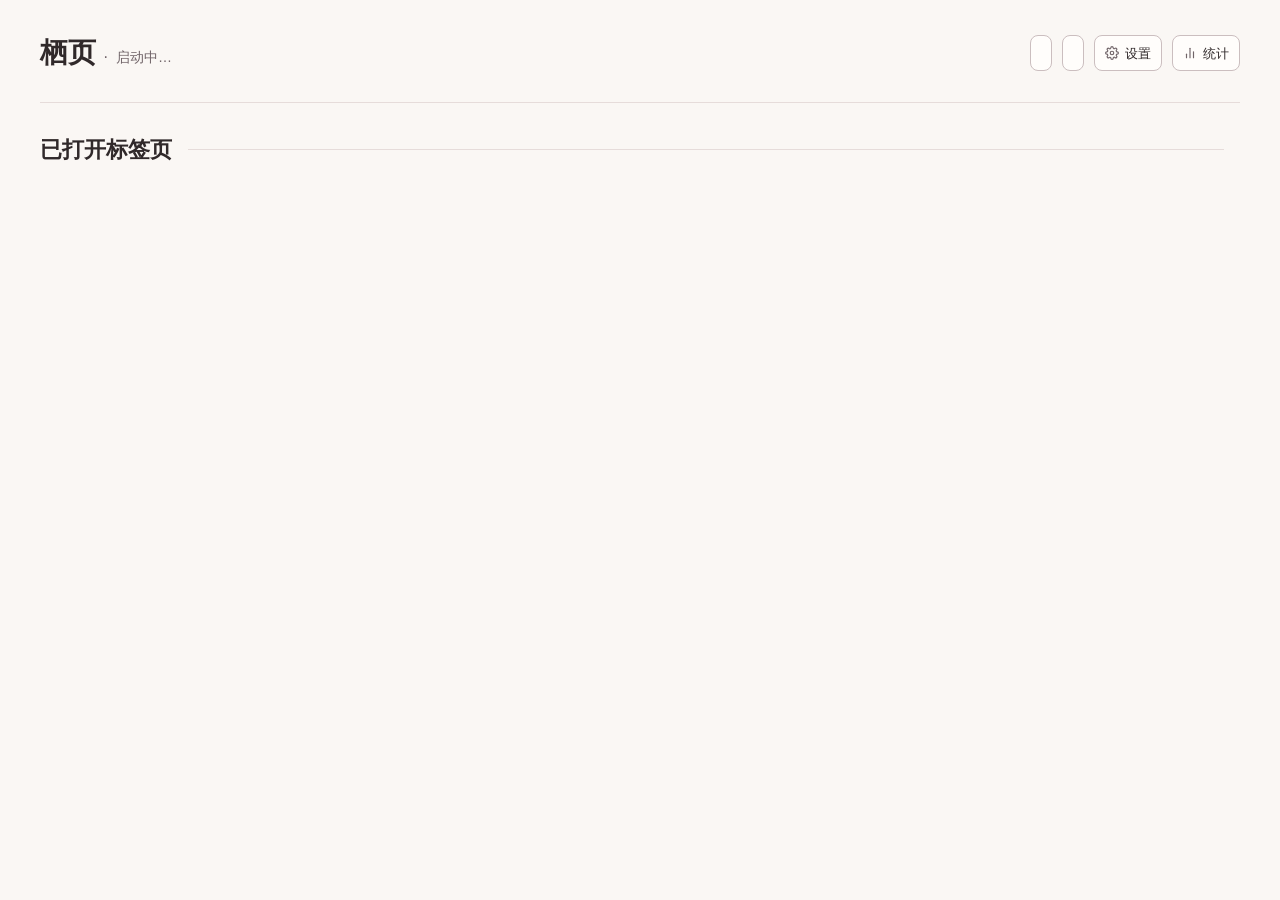
<file: extension/index.html>
<!DOCTYPE html>
<html lang="zh-CN">
<head>
  <meta charset="UTF-8" />
  <meta name="viewport" content="width=device-width, initial-scale=1" />
  <title>栖页</title>
  <link rel="icon" type="image/png" sizes="16x16" href="icons/icon16.png" />
  <link rel="icon" type="image/png" sizes="48x48" href="icons/icon48.png" />
  <link rel="stylesheet" href="style.css" />
</head>
<body>
  <div id="app">
    <header id="header" class="header">
      <div class="header__left">
        <h1 class="brand">栖页</h1>
        <span class="header__separator" aria-hidden="true">·</span>
        <p class="status">启动中…</p>
      </div>
      <div class="header__right">
        <button id="privateModeToggle" class="headerWidget__btn" title="暂停记录"></button>
        <button id="focusTimerToggle" class="headerWidget__btn" title="专注计时"></button>
        <button id="settingsToggle" class="headerWidget__btn" title="设置" aria-controls="settingsPanel" aria-expanded="false">
          <span class="headerWidget__icon"><svg width="14" height="14" viewBox="0 0 24 24" fill="none" stroke="currentColor" stroke-width="2" stroke-linecap="round" stroke-linejoin="round"><circle cx="12" cy="12" r="3"/><path d="M19.4 15a1.65 1.65 0 0 0 .33 1.82l.06.06a2 2 0 0 1-2.83 2.83l-.06-.06a1.65 1.65 0 0 0-1.82-.33 1.65 1.65 0 0 0-1 1.51V21a2 2 0 0 1-4 0v-.09A1.65 1.65 0 0 0 9 19.4a1.65 1.65 0 0 0-1.82.33l-.06.06a2 2 0 0 1-2.83-2.83l.06-.06A1.65 1.65 0 0 0 4.68 15a1.65 1.65 0 0 0-1.51-1H3a2 2 0 0 1 0-4h.09A1.65 1.65 0 0 0 4.6 9a1.65 1.65 0 0 0-.33-1.82l-.06-.06a2 2 0 0 1 2.83-2.83l.06.06A1.65 1.65 0 0 0 9 4.68a1.65 1.65 0 0 0 1-1.51V3a2 2 0 0 1 4 0v.09a1.65 1.65 0 0 0 1 1.51 1.65 1.65 0 0 0 1.82-.33l.06-.06a2 2 0 0 1 2.83 2.83l-.06.06A1.65 1.65 0 0 0 19.4 9a1.65 1.65 0 0 0 1.51 1H21a2 2 0 0 1 0 4h-.09a1.65 1.65 0 0 0-1.51 1z"/></svg></span>
          <span class="headerWidget__text">设置</span>
        </button>
        <button id="historyToggle" class="headerWidget__btn" title="统计" aria-controls="historyPanel" aria-expanded="false">
          <span class="headerWidget__icon"><svg width="14" height="14" viewBox="0 0 24 24" fill="none" stroke="currentColor" stroke-width="2" stroke-linecap="round" stroke-linejoin="round"><line x1="18" y1="20" x2="18" y2="10"/><line x1="12" y1="20" x2="12" y2="4"/><line x1="6" y1="20" x2="6" y2="14"/></svg></span>
          <span class="headerWidget__text">统计</span>
        </button>
        <div class="todayWork" id="todayWork" title="今日累计工作时长（时:分:秒）" hidden>
          <span class="todayWork__label">今日工作</span>
          <span class="todayWork__value" id="todayWorkValue" role="timer" aria-live="off">00:00:00</span>
          <span class="todayWork__dot" id="todayWorkDot" aria-hidden="true"></span>
        </div>
      </div>
    </header>
    <section id="settingsPanel" class="settingsPanel" hidden></section>
    <section id="historyPanel" class="historyPanel" hidden></section>
    <main id="main">
      <section class="openTabs" aria-labelledby="openTabsTitle">
        <div class="sectionHeading">
          <h2 id="openTabsTitle">已打开标签页</h2>
          <span class="sectionHeading__rule" aria-hidden="true"></span>
          <span id="openTabsSummary" class="sectionHeading__meta"></span>
        </div>
        <section id="tabsGrid" class="tabsGrid" aria-label="按网站分组的标签页"></section>
      </section>
      <aside id="sidebar" class="sidebar" hidden></aside>
    </main>
  </div>
  <script type="module" src="ui/main.js"></script>
</body>
</html>
</file>
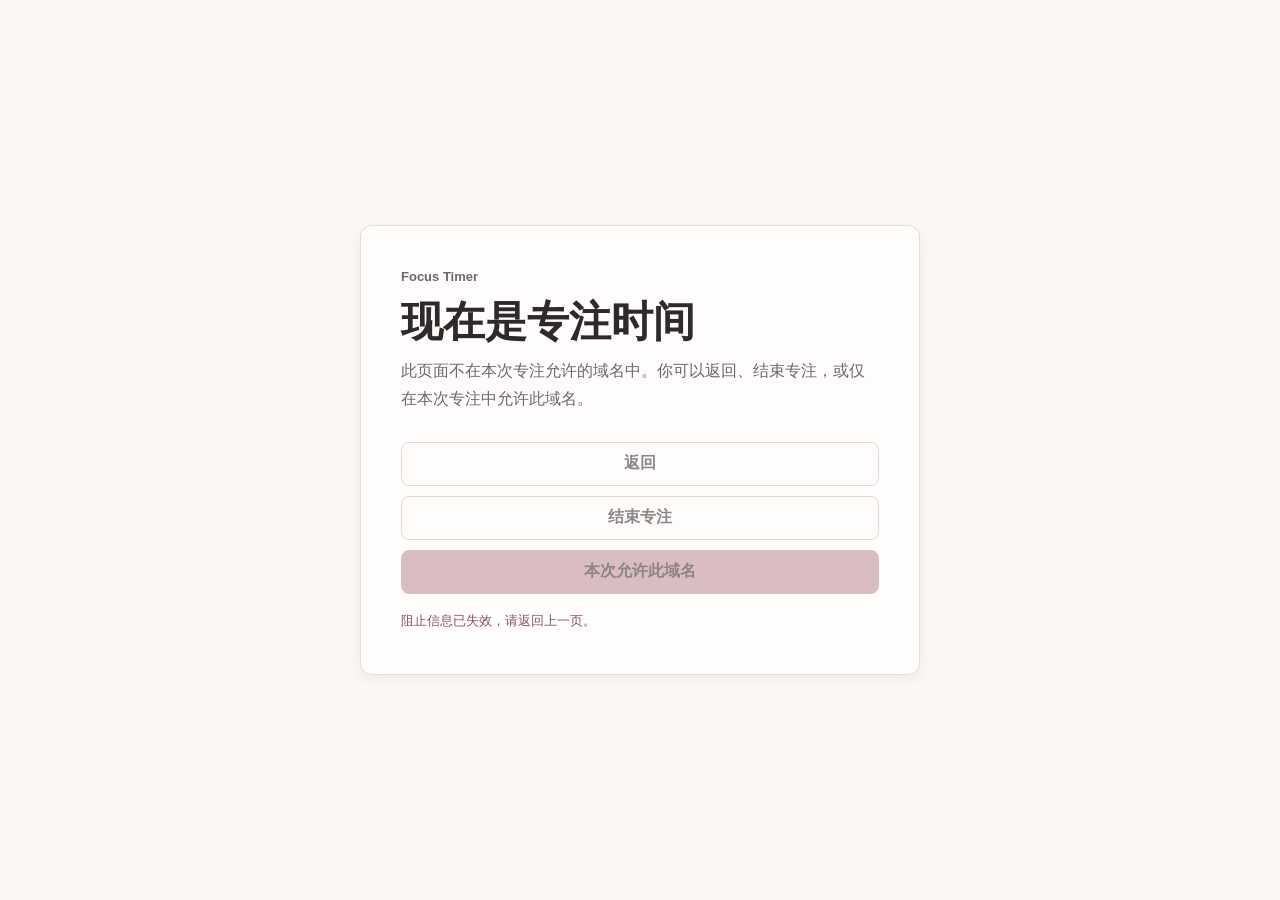
<file: extension/blocked.html>
<!DOCTYPE html>
<html lang="zh-CN">
<head>
  <meta charset="UTF-8" />
  <meta name="viewport" content="width=device-width, initial-scale=1" />
  <title>栖页 · 专注中</title>
  <link rel="icon" type="image/png" sizes="16x16" href="icons/icon16.png" />
  <style>
    :root { color-scheme: light; font-family: -apple-system, BlinkMacSystemFont, "Segoe UI", sans-serif; }
    * { box-sizing: border-box; }
    body { margin: 0; min-height: 100vh; display: grid; place-items: center; background: #faf7f4; color: #30292a; }
    main { width: min(560px, calc(100vw - 40px)); padding: 40px; border: 1px solid #e6dcda; border-radius: 12px; background: #fffdfb; box-shadow: 0 4px 12px rgb(48 41 42 / 6%); }
    .eyebrow { margin: 0 0 10px; color: #716569; font-size: 13px; font-weight: 600; }
    h1 { margin: 0 0 12px; font-size: clamp(28px, 6vw, 42px); line-height: 1.12; }
    p { margin: 0; color: #716569; line-height: 1.7; }
    .actions { display: grid; gap: 10px; margin-top: 30px; }
    button { min-height: 44px; padding: 0 18px; border: 1px solid #cbbebf; border-radius: 8px; background: #fffdfb; color: inherit; font: inherit; font-weight: 600; cursor: pointer; }
    button:hover { background: #f6efef; }
    button.primary { border-color: #bd8997; background: #bd8997; color: #302328; }
    button.primary:hover { background: #b27f8e; }
    button:focus-visible { outline: 2px solid #875465; outline-offset: 3px; }
    button:disabled { cursor: wait; opacity: .55; }
    #status { min-height: 24px; margin-top: 16px; color: #875465; font-size: 13px; }
    @media (prefers-color-scheme: dark) {
      :root { color-scheme: dark; }
      body { background: #1b1819; color: #f4eceb; }
      main { background: #272123; border-color: #53464b; box-shadow: none; }
      p, .eyebrow { color: #c6b6bb; }
      button { background: #30282c; border-color: #76616a; color: #f4eceb; }
      button:hover { background: #382e32; }
      button.primary { background: #cda0ad; border-color: #cda0ad; color: #282024; }
      button.primary:hover { background: #dbb5bf; }
      button:focus-visible { outline-color: #dfb3c0; }
      #status { color: #dfb3c0; }
    }
  </style>
</head>
<body>
  <main>
    <p class="eyebrow">Focus Timer</p>
    <h1>现在是专注时间</h1>
    <p>此页面不在本次专注允许的域名中。你可以返回、结束专注，或仅在本次专注中允许此域名。</p>
    <div class="actions" aria-label="专注操作">
      <button type="button" data-action="return">返回</button>
      <button type="button" data-action="stop">结束专注</button>
      <button type="button" class="primary" data-action="allow">本次允许此域名</button>
    </div>
    <p id="status" role="status" aria-live="polite"></p>
  </main>
  <script type="module" src="ui/blocked.js"></script>
</body>
</html>
</file>
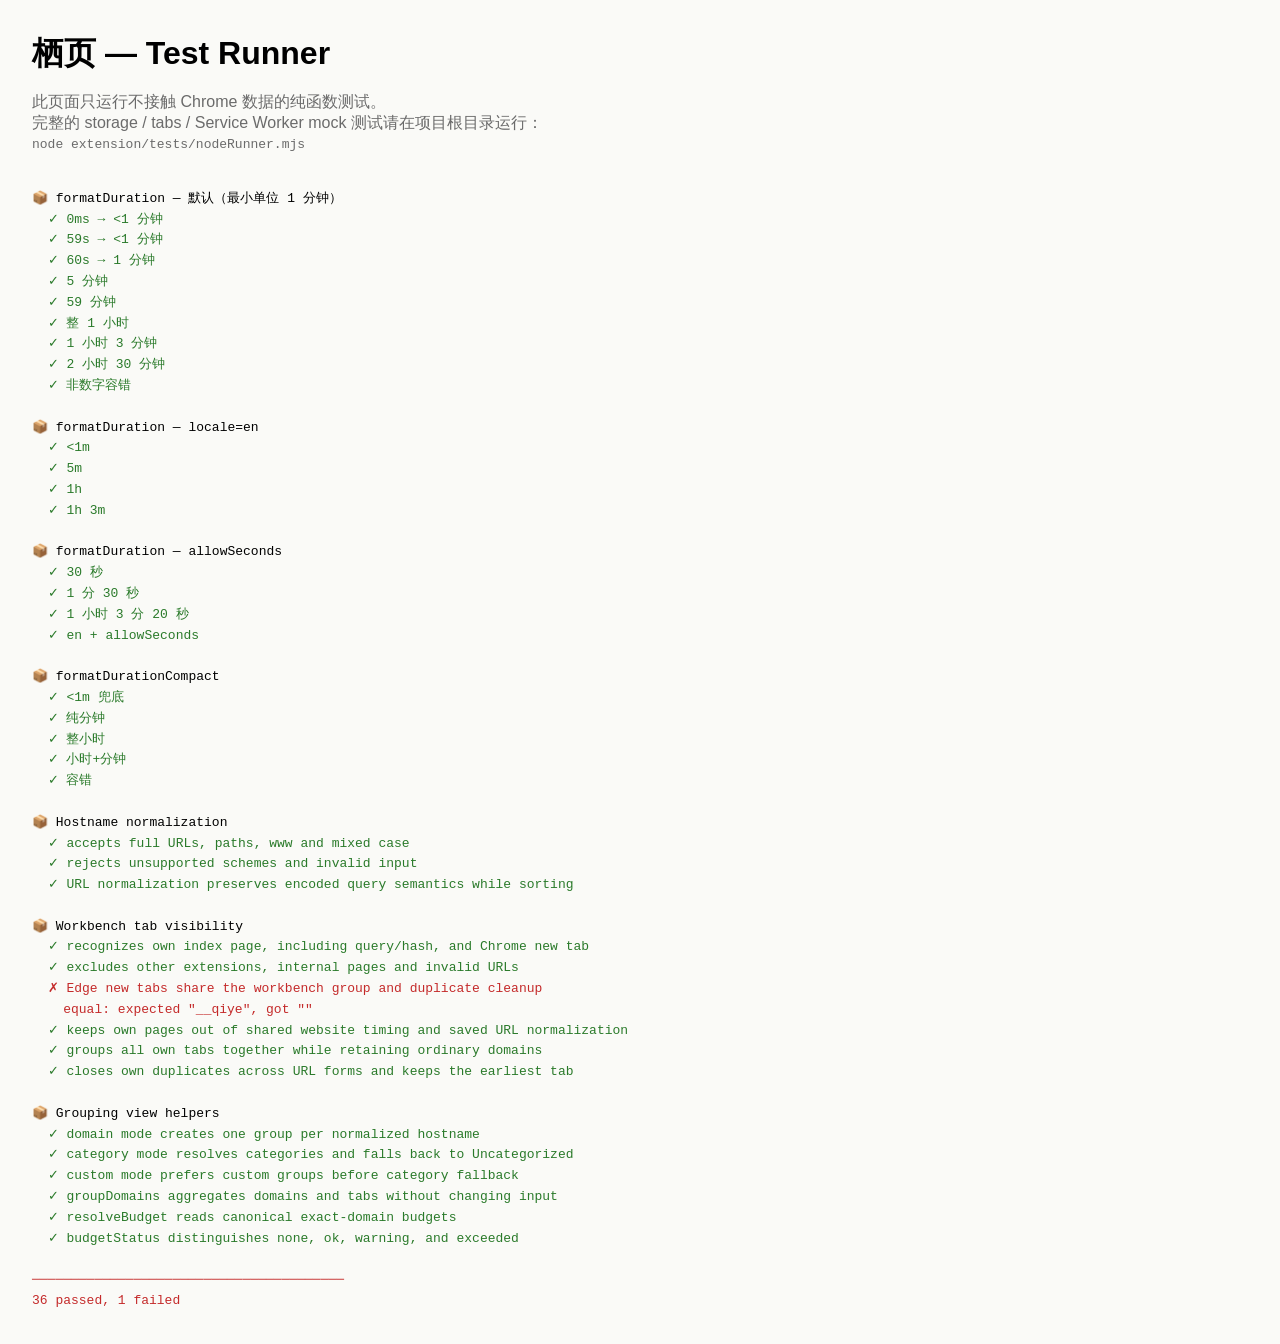
<file: extension/tests/runTests.html>
<!DOCTYPE html>
<html lang="en">
<head>
  <meta charset="UTF-8" />
  <title>栖页 — Test Runner</title>
  <style>
    body { font-family: -apple-system, sans-serif; padding: 24px; background: #fafaf7; }
    h1 { margin: 0 0 16px; }
    #results { white-space: pre-wrap; font-family: Menlo, monospace; font-size: 13px; line-height: 1.6; }
    .pass { color: #2a7a2a; }
    .fail { color: #c42a2a; }
    .info { color: #6b6b6b; }
  </style>
</head>
<body>
  <h1>栖页 — Test Runner</h1>
  <p class="info">
    此页面只运行不接触 Chrome 数据的纯函数测试。<br />
    完整的 storage / tabs / Service Worker mock 测试请在项目根目录运行：<br />
    <code>node extension/tests/nodeRunner.mjs</code>
  </p>
  <div id="results" class="info">Loading tests…</div>

  <script type="module" src="browserRunner.js"></script>
</body>
</html>
</file>
<file: extension/style.css>
/* 栖页 — 新标签页工作台
 * 主区域：domainCard 自适应网格；每张卡里 tabChip 竖排。
 * 设计基调：暖白背景、清晰的卡片层级、莫兰迪粉强调色。
 */

:root {
  --shadow-sm: 0 1px 2px rgba(0, 0, 0, 0.04);
  --shadow-md: 0 4px 12px rgba(0, 0, 0, 0.06);
  --radius: 12px;
  --radius-sm: 8px;
  --font: -apple-system, BlinkMacSystemFont, "Segoe UI", Roboto, "Helvetica Neue", Arial, "PingFang SC", "Microsoft YaHei", sans-serif;
}

* { box-sizing: border-box; }
[hidden] { display: none !important; }

.uiIcon {
  display: inline-flex;
  align-items: center;
  justify-content: center;
  flex-shrink: 0;
  color: inherit;
}

.uiIcon svg { display: block; }

:where(button, a, input, select, textarea):focus-visible {
  outline: 2px solid var(--accent-text);
  outline-offset: 3px;
}

body {
  margin: 0;
  background: var(--bg);
  color: var(--fg);
  font-family: var(--font);
  font-size: 14px;
  line-height: 1.5;
}

#app {
  max-width: 1600px;
  margin: 0 auto;
  padding: 32px 40px 64px;
}

.header {
  display: flex;
  align-items: center;
  justify-content: space-between;
  gap: 24px;
  padding-bottom: 28px;
  border-bottom: 1px solid var(--card-border);
}

.header__left {
  min-width: 0;
  display: flex;
  align-items: baseline;
  flex-wrap: wrap;
  gap: 8px;
}

.header__separator {
  color: var(--muted-2);
  font-size: 16px;
}
.header__right {
  flex-shrink: 0;
  display: flex;
  align-items: center;
  gap: 10px;
  flex-wrap: wrap;
  justify-content: flex-end;
}

.header .brand {
  margin: 0;
  font-size: 28px;
  font-weight: 700;
  letter-spacing: -0.01em;
}

.header .status {
  margin: 0;
  color: var(--muted);
  font-size: 14px;
}

/* ========== 首次安装欢迎横幅（M9） ========== */

.welcomeBanner {
  display: flex;
  align-items: flex-start;
  gap: 12px;
  margin-top: 16px;
  padding: 14px 16px;
  background: var(--welcome-bg);
  border: 1px solid var(--welcome-border);
  border-radius: var(--radius);
  box-shadow: var(--shadow-sm);
  opacity: 0;
  transform: translateY(-8px);
  transition: opacity 0.25s ease, transform 0.25s ease;
}

.welcomeBanner.is-visible {
  opacity: 1;
  transform: translateY(0);
}

.welcomeBanner.is-leaving {
  opacity: 0;
  transform: translateY(-8px);
}

.welcomeBanner__text {
  margin: 0;
  flex: 1;
  font-size: 13px;
  line-height: 1.6;
  color: var(--fg);
}

.welcomeBanner__close {
  flex-shrink: 0;
  width: 32px;
  height: 32px;
  border: none;
  background: transparent;
  color: var(--muted);
  font-size: 18px;
  line-height: 1;
  border-radius: 4px;
  cursor: pointer;
  transition: background-color 0.12s ease, color 0.12s ease;
  padding: 0;
  display: flex;
  align-items: center;
  justify-content: center;
}

.welcomeBanner__close:hover {
  background: var(--surface-strong);
  color: var(--accent-text);
}

/* ========== 今日工作（M5） ========== */

.todayWork {
  display: inline-flex;
  align-items: center;
  gap: 8px;
  height: 36px;
  padding: 6px 10px;
  background: var(--control-bg);
  border: 1px solid var(--control-border);
  border-radius: var(--radius-sm);
  line-height: 1;
  white-space: nowrap;
  font-variant-numeric: tabular-nums;
}

.todayWork[hidden] { display: none; }

.todayWork__label {
  color: var(--muted);
  font-size: 13px;
  font-weight: 500;
}

.todayWork__value {
  font-size: 13px;
  font-weight: 600;
  color: var(--fg);
  min-width: 8ch;
  text-align: right;
}

.todayWork__dot {
  width: 6px;
  height: 6px;
  flex-shrink: 0;
  border-radius: 50%;
  background: #c0c0c0;                 /* 默认：暂停色 */
  box-shadow: 0 0 0 0 var(--focus-ring);
  transition: background 0.2s ease;
}

.todayWork__dot.is-active {
  background: var(--accent);
  animation: todayWorkPulse 1.8s ease-in-out infinite;
}

@keyframes todayWorkPulse {
  0%, 100% { box-shadow: 0 0 0 0 var(--focus-ring); }
  50%      { box-shadow: 0 0 0 6px transparent; }
}

/* ========== Header Widget 按钮 ========== */

.headerWidget__container {
  position: relative;
}

.headerWidget__btn {
  display: inline-flex;
  align-items: center;
  gap: 6px;
  background: var(--card-bg);
  border: 1px solid var(--card-border);
  border-radius: var(--radius-sm);
  padding: 6px 10px;
  min-height: 36px;
  font-size: 16px;
  cursor: pointer;
  transition: background-color 0.15s ease, border-color 0.15s ease, box-shadow 0.15s ease;
  line-height: 1;
  font-family: inherit;
}

.headerWidget__btn:hover {
  border-color: var(--accent);
  box-shadow: var(--shadow-sm);
}

.headerWidget__btn.is-active {
  background: var(--accent);
  border-color: var(--accent);
  box-shadow: 0 0 0 2px var(--focus-ring);
}

.headerWidget__btn:disabled {
  opacity: 0.5;
  cursor: wait;
}

.headerWidget__icon {
  display: inline-flex;
  align-items: center;
  justify-content: center;
  line-height: 1;
  color: var(--muted);
}

.headerWidget__btn.is-active .headerWidget__icon {
  color: var(--on-accent);
}

.headerWidget__text {
  font-size: 13px;
  font-weight: 500;
  color: var(--fg);
  white-space: nowrap;
}

.headerWidget__btn.is-active .headerWidget__text {
  color: var(--on-accent);
}

.headerWidget__label {
  font-size: 12px;
  font-weight: 600;
  color: var(--fg);
  font-variant-numeric: tabular-nums;
  font-family: "SF Mono", "Menlo", "Consolas", monospace;
  letter-spacing: 0.02em;
}

.headerWidget__btn.is-active .headerWidget__label {
  color: var(--on-accent);
}

/* Dropdown for Focus Timer */
.headerWidget__dropdown {
  position: absolute;
  top: calc(100% + 6px);
  left: 50%;
  transform: translateX(-50%);
  background: var(--card-bg);
  border: 1px solid var(--card-border);
  border-radius: var(--radius-sm);
  box-shadow: var(--shadow-md);
  padding: 4px;
  width: 236px;
  z-index: 100;
}

.headerWidget__dropdown[hidden] { display: none; }

.headerWidget__note {
  margin: 0;
  padding: 10px 12px;
  color: var(--muted);
  font-size: 12px;
  line-height: 1.6;
  border-bottom: 1px solid var(--card-border);
}

.headerWidget__dropdownItem {
  display: block;
  width: 100%;
  padding: 8px 12px;
  border: none;
  background: transparent;
  font-size: 13px;
  font-family: inherit;
  color: var(--fg);
  text-align: left;
  cursor: pointer;
  border-radius: 4px;
  transition: background 0.1s ease;
}

.headerWidget__dropdownItem:hover {
  background: var(--chip-hover);
}

/* (settingsToggle/historyToggle 已合并到 .headerWidget__btn) */

/* ========== 历史统计面板 (M6) ========== */

.historyPanel {
  margin-top: 20px;
  background: var(--card-bg);
  border: 1px solid var(--card-border);
  border-radius: var(--radius);
  box-shadow: var(--shadow-sm);
  padding: 20px;
}

.historyPanel[hidden] { display: none; }

.historyPanel__tabs {
  display: flex;
  gap: 4px;
  margin-bottom: 16px;
  border-bottom: 1px solid var(--card-border);
  padding-bottom: 12px;
}

.historyPanel__tab {
  background: transparent;
  border: 1px solid transparent;
  border-radius: var(--radius-sm);
  padding: 6px 14px;
  font-size: 13px;
  font-family: inherit;
  color: var(--muted);
  cursor: pointer;
  transition: background-color 0.12s ease, color 0.12s ease, border-color 0.12s ease;
}

.historyPanel__tab:hover {
  background: var(--chip-hover);
  color: var(--fg);
}

.historyPanel__tab.is-active {
  background: var(--accent);
  color: var(--on-accent);
  border-color: var(--accent);
  font-weight: 500;
}

.historyPanel__loading,
.historyPanel__error,
.historyPanel__empty {
  text-align: center;
  color: var(--muted);
  padding: 20px;
  font-size: 13px;
}

.historyPanel__error { color: var(--danger); }

.historyPanel__summary {
  display: flex;
  align-items: baseline;
  gap: 12px;
  margin-bottom: 20px;
}

.historyPanel__totalLabel {
  font-size: 13px;
  color: var(--muted);
}

.historyPanel__totalValue {
  font-size: 24px;
  font-weight: 700;
  color: var(--fg);
  font-variant-numeric: tabular-nums;
}

/* ========== 热力图 (M6) ========== */

.heatmap {
  margin-bottom: 20px;
}

.heatmap__title {
  font-size: 13px;
  font-weight: 600;
  color: var(--muted);
  margin: 0 0 8px;
}

.heatmap__grid {
  display: grid;
  grid-template-columns: repeat(24, 1fr);
  gap: 3px;
}

.heatmap__cell {
  aspect-ratio: 1;
  border-radius: 4px;
  display: flex;
  align-items: center;
  justify-content: center;
  position: relative;
  cursor: default;
  min-height: 28px;
  transition: transform 0.1s ease;
}

.heatmap__cell:hover {
  transform: scale(1.15);
  z-index: 1;
}

.heatmap__hour {
  font-size: 12px;
  color: var(--fg);
  font-variant-numeric: tabular-nums;
}

/* ========== 域名排行 (M6) ========== */

.historyPanel__ranking {
  margin-top: 8px;
}

.historyPanel__rankTitle {
  font-size: 13px;
  font-weight: 600;
  color: var(--muted);
  margin: 0 0 10px;
}

.historyPanel__rankList {
  list-style: none;
  margin: 0;
  padding: 0;
  display: flex;
  flex-direction: column;
  gap: 6px;
}

.historyPanel__rankItem {
  display: grid;
  grid-template-columns: minmax(0, 1fr) minmax(80px, 24%) 72px 40px;
  align-items: center;
  gap: 10px;
  padding: 6px 8px;
  border-radius: var(--radius-sm);
  position: relative;
  background: transparent;
}

.historyPanel__rankItem::before {
  counter-increment: list-item;
}

.historyPanel__rankHost {
  font-size: 13px;
  color: var(--fg);
  font-weight: 500;
  overflow: hidden;
  text-overflow: ellipsis;
  white-space: nowrap;
}

.historyPanel__rankTrack {
  height: 6px;
  background: var(--surface-strong);
  border-radius: 3px;
  overflow: hidden;
}

.historyPanel__rankBar {
  display: block;
  height: 100%;
  background: var(--accent);
  border-radius: 2px;
}

.historyPanel__rankTime {
  font-size: 12px;
  color: var(--muted);
  font-variant-numeric: tabular-nums;
  min-width: 48px;
  text-align: right;
}

.historyPanel__rankPct {
  font-size: 12px;
  color: var(--muted-2);
  min-width: 32px;
  text-align: right;
}

#main {
  margin-top: 28px;
  display: grid;
  grid-template-columns: minmax(0, 1fr);
  gap: 32px;
  align-items: start;
}

#main.has-saved { grid-template-columns: minmax(0, 1fr) 320px; }
.openTabs { min-width: 0; }
.sectionHeading {
  display: flex;
  align-items: center;
  gap: 16px;
  min-height: 36px;
  margin-bottom: 22px;
}
.sectionHeading h2 {
  margin: 0;
  flex-shrink: 0;
  font-size: 22px;
  font-weight: 600;
  color: var(--fg);
}
.sectionHeading__rule { height: 1px; flex: 1; min-width: 16px; background: var(--card-border); }
.sectionHeading__meta { color: var(--muted); font-size: 12px; white-space: nowrap; }

/* ========== tabsGrid ========== */

.tabsGrid {
  display: grid;
  grid-template-columns: repeat(auto-fill, minmax(min(100%, 330px), 1fr));
  gap: 20px;
  min-height: 200px;
  align-items: start;
}

.tabsGrid__empty {
  grid-column: 1 / -1;
  text-align: center;
  padding: 48px 16px;
  color: var(--muted);
  font-size: 14px;
  border: 1px dashed var(--card-border);
  border-radius: var(--radius);
}

/* ========== domainCard ========== */

.domainCard {
  background: var(--card-bg);
  border: 1px solid var(--card-border);
  border-radius: var(--radius);
  box-shadow: none;
  overflow: hidden;
  display: flex;
  flex-direction: column;
  transition: box-shadow 0.15s ease;
}

.domainCard:hover {
  border-color: var(--control-border);
}

.domainCard--homepages {
  border-color: var(--welcome-border);
  background: var(--surface-subtle);
}

.domainCard__head {
  display: flex;
  flex-wrap: wrap;
  align-items: center;
  gap: 8px;
  padding: 16px;
  border-bottom: 1px solid var(--card-border);
  background: var(--surface-subtle);
}

.domainCard__identity {
  display: flex;
  align-items: center;
  gap: 8px;
  min-width: 0;
  max-width: 100%;
  flex: 1;
}

.domainCard__actions {
  display: flex;
  flex-wrap: wrap;
  align-items: center;
  gap: 6px;
  margin: 0;
  padding: 10px 16px;
  border-top: 1px solid var(--card-border);
  background: var(--card-bg);
  justify-content: flex-end;
  flex-shrink: 0;
  max-width: 100%;
}

.domainCard__favicon {
  width: 18px;
  height: 18px;
  border-radius: 3px;
  flex-shrink: 0;
  object-fit: contain;
}

.domainCard__icon {
  font-size: 16px;
  width: 18px;
  text-align: center;
  flex-shrink: 0;
}

.domainCard__title {
  margin: 0;
  font-size: 16px;
  font-weight: 600;
  flex: 0 1 auto;
  min-width: 0;
  overflow: hidden;
  text-overflow: ellipsis;
  white-space: nowrap;
  color: var(--fg);
}

.domainCard__count {
  color: var(--muted-2);
  font-weight: 500;
  flex-shrink: 0;
  font-size: 12px;
}

.domainCard__time {
  font-size: 12px;
  font-weight: 500;
  color: var(--muted);
  background: var(--surface-strong);
  padding: 1px 7px;
  border-radius: 10px;
  font-variant-numeric: tabular-nums;
  flex-shrink: 0;
}

.domainCard__time[hidden] { display: none; }

.domainCard__closeAll {
  background: transparent;
  border: 1px solid var(--card-border);
  border-radius: var(--radius-sm);
  padding: 4px 8px;
  font-size: 12px;
  min-height: 32px;
  color: var(--muted);
  cursor: pointer;
  flex-shrink: 0;
  font-family: inherit;
  transition: background-color 0.12s ease, color 0.12s ease, border-color 0.12s ease;
}

.domainCard__closeAll:hover {
  background: var(--accent);
  color: var(--on-accent);
  border-color: var(--accent);
}

/* 重复标签属于整理提示，使用与主题一致的柔和色调。 */
.domainCard__closeDupes {
  background: transparent;
  border: 1px solid var(--control-border);
  border-radius: var(--radius-sm);
  padding: 4px 8px;
  font-size: 12px;
  min-height: 32px;
  color: var(--accent-text);
  cursor: pointer;
  flex-shrink: 0;
  font-family: inherit;
  font-weight: 500;
  transition: background-color 0.12s ease, color 0.12s ease, border-color 0.12s ease;
}

.domainCard__closeDupes:hover {
  background: var(--accent-soft);
  color: var(--accent-text);
  border-color: var(--accent);
}

.domainCard__closeDupes[hidden] { display: none; }

.domainCard__chips {
  display: flex;
  flex-direction: column;
  padding: 0 12px;
}

/* ========== tabChip ========== */

.tabChip {
  display: flex;
  align-items: center;
  gap: 8px;
  padding: 9px 4px;
  border-radius: 0;
  transition: background-color 0.1s ease, opacity 0.18s ease, transform 0.18s ease;
  min-width: 0;
  min-height: 44px;
}

.tabChip + .tabChip { border-top: 1px solid var(--card-border); }

.tabChip:hover {
  background: var(--chip-hover);
}

/* M3：关闭时淡出 + 收缩（约 200ms，main.js 里 setTimeout 对齐） */
.tabChip--leaving {
  opacity: 0;
  transform: translateX(24px) scale(0.95);
  pointer-events: none;
  overflow: hidden;
}

.tabChip__favicon {
  width: 16px;
  height: 16px;
  flex-shrink: 0;
  object-fit: contain;
  border-radius: 2px;
}

.tabChip__title {
  flex: 1;
  min-width: 0;
  font-size: 14px;
  color: var(--fg);
  text-decoration: none;
  overflow: hidden;
  text-overflow: ellipsis;
  white-space: nowrap;
  cursor: pointer;
}

.tabChip__title:hover {
  color: var(--accent-text);
}

.tabChip__badge {
  font-size: 12px;
  color: var(--muted);
  background: var(--surface-strong);
  padding: 1px 6px;
  border-radius: 10px;
  flex-shrink: 0;
  font-variant-numeric: tabular-nums;
}

.tabChip__badge.is-active {
  color: var(--accent-text);
  background: var(--accent-soft);
  font-weight: 500;
}

.tabChip__badge[hidden] { display: none; }

/* ========== 重复标签 badge (M9) ========== */

.tabChip__dupe {
  font-size: 12px;
  font-weight: 600;
  color: var(--accent-text);
  background: var(--accent-soft);
  padding: 1px 6px;
  border-radius: 10px;
  flex-shrink: 0;
}

.tabChip__dupe[hidden] { display: none; }

.tabChip__close {
  width: 28px;
  height: 32px;
  border: none;
  background: transparent;
  color: var(--muted-2);
  font-size: 16px;
  line-height: 1;
  border-radius: 4px;
  cursor: pointer;
  flex-shrink: 0;
  opacity: 1;
  transition: background-color 0.12s ease, color 0.12s ease, opacity 0.12s ease;
  font-family: inherit;
  padding: 0;
  display: inline-flex;
  align-items: center;
  justify-content: center;
}

.tabChip:hover .tabChip__close,
.tabChip:focus-within .tabChip__close {
  opacity: 1;
}

.tabChip__close:hover {
  background: var(--surface-strong);
  color: var(--accent-text);
}

/* ========== sidebar — Save for Later (M7) ========== */

.sidebar {
  background: transparent;
  border: 0;
  border-left: 1px solid var(--welcome-border);
  border-radius: 0;
  padding-left: 24px;
  min-width: 0;
}

.sidebar__header {
  display: flex;
  align-items: center;
  padding: 0;
  background: transparent;
}

.sidebar__title {
  margin: 0;
  font-size: 22px;
  font-weight: 600;
  color: var(--fg);
  display: flex;
  align-items: center;
  gap: 8px;
}

.sidebar__title > .uiIcon { color: var(--accent-text); }

.sidebar__count {
  font-size: 12px;
  color: var(--muted);
  background: transparent;
  padding: 0;
}

.sidebar__list {
  padding: 0 14px;
  background: var(--welcome-bg);
  border: 1px solid var(--welcome-border);
  border-radius: var(--radius-sm);
  display: flex;
  flex-direction: column;
  gap: 0;
  max-height: 500px;
  overflow-y: auto;
}

.sidebar__entry {
  display: flex;
  align-items: flex-start;
  gap: 8px;
  padding: 12px 0;
  border-radius: 0;
  transition: background 0.1s ease;
}

.sidebar__entry + .sidebar__entry {
  border-top: 1px solid var(--welcome-border);
}

.sidebar__entry:hover {
  background: var(--chip-hover);
}

.sidebar__favicon {
  width: 16px;
  height: 16px;
  flex-shrink: 0;
  margin-top: 2px;
  object-fit: contain;
  border-radius: 2px;
}

.sidebar__favicon--placeholder {
  font-size: 14px;
  line-height: 16px;
  text-align: center;
}

.sidebar__entryBody {
  flex: 1;
  min-width: 0;
  display: flex;
  flex-direction: column;
  gap: 2px;
}

.sidebar__entryTitle {
  font-size: 13px;
  color: var(--fg);
  text-decoration: none;
  overflow: hidden;
  display: -webkit-box;
  -webkit-line-clamp: 2;
  -webkit-box-orient: vertical;
  overflow-wrap: anywhere;
  cursor: pointer;
}

.sidebar__entryTitle:hover {
  color: var(--accent-text);
}

.sidebar__entryTime {
  font-size: 11px;
  color: var(--muted-2);
  flex-shrink: 0;
}

.sidebar__entryMeta { display: flex; gap: 10px; align-items: baseline; font-size: 11px; color: var(--muted); }
.sidebar__entryDomain { flex: 1; min-width: 0; overflow: hidden; text-overflow: ellipsis; white-space: nowrap; }
.sidebar__check { width: 14px; height: 14px; margin: 3px 0 0; flex-shrink: 0; accent-color: var(--accent-text); cursor: pointer; }
.sidebar__viewed { margin-top: 24px; border-top: 1px solid var(--welcome-border); padding-top: 16px; }
.sidebar__viewedToggle { cursor: pointer; color: var(--muted); font-size: 14px; font-weight: 500; }
.sidebar__viewedCount { margin-left: 8px; font-size: 12px; }
.sidebar__viewedBody { padding-top: 12px; }
.sidebar__viewedSearch { width: 100%; margin-bottom: 10px; }
.sidebar__viewedList { background: var(--surface-subtle); border-color: var(--card-border); }
.sidebar__feedback { color: var(--danger); margin: 8px 0 0; font-size: 12px; }
.sidebar__feedback:empty { display: none; }

.sidebar__entryRemove {
  width: 28px;
  height: 32px;
  border: none;
  background: transparent;
  color: var(--muted-2);
  font-size: 14px;
  line-height: 1;
  border-radius: 4px;
  cursor: pointer;
  flex-shrink: 0;
  opacity: 1;
  transition: background-color 0.12s ease, color 0.12s ease, opacity 0.12s ease;
  font-family: inherit;
  padding: 0;
  display: inline-flex;
  align-items: center;
  justify-content: center;
}

.sidebar__entry:hover .sidebar__entryRemove,
.sidebar__entry:focus-within .sidebar__entryRemove {
  opacity: 1;
}

.sidebar__entryRemove:hover {
  background: var(--surface-strong);
  color: var(--accent-text);
}

.sidebar__empty {
  text-align: center;
  color: var(--muted-2);
  font-size: 12px;
  padding: 20px 8px;
  margin: 0;
}

/* ========== tabChip save button (M7) ========== */

.tabChip__save {
  width: 28px;
  height: 32px;
  border: none;
  background: transparent;
  font-size: 12px;
  line-height: 1;
  border-radius: 4px;
  cursor: pointer;
  flex-shrink: 0;
  opacity: 1;
  color: var(--muted);
  transition: background-color 0.12s ease, color 0.12s ease, opacity 0.12s ease;
  padding: 0;
  display: inline-flex;
  align-items: center;
  justify-content: center;
}

.tabChip:hover .tabChip__save,
.tabChip:focus-within .tabChip__save {
  opacity: 1;
}

.tabChip__save:hover {
  opacity: 1;
  background: var(--accent-soft);
  color: var(--accent-text);
}

/* ========== Settings Panel (M9) ========== */

.settingsPanel {
  margin-top: 20px;
  background: var(--card-bg);
  border: 1px solid var(--card-border);
  border-radius: var(--radius);
  box-shadow: var(--shadow-sm);
  padding: 20px;
  display: grid;
  grid-template-columns: repeat(3, minmax(0, 1fr));
  gap: 16px;
  align-items: start;
}

.settingsPanel[hidden] { display: none; }

.sp__groupTitle {
  grid-column: 1 / -1;
  margin: 8px 0 0;
  font-size: 15px;
  font-weight: 600;
  color: var(--fg);
}

.sp__groupTitle:first-child { margin-top: 0; }

.sp__section {
  min-width: 0;
  padding: 16px;
  border: 1px solid var(--card-border);
  border-radius: var(--radius-sm);
  background: var(--bg);
}

.sp__sectionHeader {
  display: flex;
  align-items: center;
  gap: 8px;
  margin-bottom: 8px;
}

.sp__sectionIcon { font-size: 18px; }

.sp__sectionTitle {
  font-size: 14px;
  font-weight: 600;
  color: var(--fg);
}

.sp__desc {
  margin: 0 0 12px;
  font-size: 13px;
  color: var(--muted);
  line-height: 1.6;
}

.sp__actionRow {
  display: flex;
  gap: 8px;
  align-items: center;
  flex-wrap: wrap;
}

.sp__actionRow > .sp__field { flex: 1; min-width: 120px; }

.sp__statusRow {
  display: flex;
  gap: 10px;
  align-items: center;
}

.sp__select {
  flex: 1;
  min-width: 0;
  min-height: 36px;
  padding: 6px 10px;
  border: 1px solid var(--card-border);
  border-radius: var(--radius-sm);
  background: var(--card-bg);
  font-size: 13px;
  font-family: inherit;
  color: var(--fg);
  cursor: pointer;
}

.sp__input {
  flex: 1;
  min-width: 0;
  width: 100%;
  min-height: 36px;
  padding: 6px 10px;
  border: 1px solid var(--card-border);
  border-radius: var(--radius-sm);
  background: var(--card-bg);
  font-size: 13px;
  font-family: inherit;
  color: var(--fg);
}

.sp__input::placeholder { color: var(--muted-2); }

.sp__input:focus {
  outline: none;
  border-color: var(--accent);
  box-shadow: 0 0 0 2px var(--focus-ring);
}

.sp__btn {
  padding: 6px 14px;
  border: 1px solid var(--card-border);
  border-radius: var(--radius-sm);
  font-size: 13px;
  font-family: inherit;
  font-weight: 500;
  cursor: pointer;
  transition: background-color 0.12s ease, color 0.12s ease, border-color 0.12s ease;
  min-height: 36px;
  white-space: nowrap;
}

.sp__btn:disabled {
  opacity: 0.5;
  cursor: not-allowed;
}

.sp__btn--primary {
  background: var(--accent);
  color: var(--on-accent);
  border-color: var(--accent);
}

.sp__btn--primary:hover:not(:disabled) {
  background: var(--accent-hover);
  border-color: var(--accent-hover);
}

.sp__btn--danger {
  background: transparent;
  color: var(--danger);
  border-color: var(--danger);
}

.sp__btn--danger:hover:not(:disabled) {
  background: var(--danger);
  color: #fff;
}

.sp__badge {
  font-size: 12px;
  font-weight: 500;
  padding: 4px 10px;
  border-radius: 12px;
  white-space: nowrap;
}

.sp__badge--active {
  background: var(--accent-soft);
  color: var(--accent-text);
}

.sp__badge--focus {
  background: var(--surface-strong);
  color: var(--success);
}

.sp__progress {
  height: 4px;
  background: var(--card-border);
  border-radius: 2px;
  margin-bottom: 10px;
  overflow: hidden;
}

.sp__progressFill {
  height: 100%;
  background: var(--accent);
  border-radius: 2px;
  transition: width 0.5s ease;
}

.sp__list {
  margin-top: 10px;
  display: flex;
  flex-direction: column;
  gap: 4px;
}

.sp__listItem {
  display: flex;
  align-items: center;
  justify-content: space-between;
  padding: 6px 10px;
  background: var(--card-bg);
  border: 1px solid var(--card-border);
  border-radius: var(--radius-sm);
  gap: 8px;
}

.sp__listHost {
  font-size: 13px;
  color: var(--fg);
  overflow-wrap: anywhere;
  min-width: 0;
}

.sp__listRemove {
  width: 28px;
  height: 32px;
  border: none;
  background: transparent;
  color: var(--muted-2);
  font-size: 16px;
  line-height: 1;
  border-radius: 4px;
  cursor: pointer;
  transition: background-color 0.12s ease, color 0.12s ease;
  flex-shrink: 0;
  padding: 0;
  display: inline-flex;
  align-items: center;
  justify-content: center;
}

.sp__listRemove:hover {
  background: var(--surface-strong);
  color: var(--accent-text);
}

.sp__empty {
  margin: 8px 0 0;
  font-size: 12px;
  color: var(--muted-2);
}

/* ========== 小屏降级 ========== */

@media (max-width: 900px) {
  #main.has-saved {
    grid-template-columns: 1fr;
  }
  .sidebar { border-left: 0; border-top: 1px solid var(--welcome-border); padding: 24px 0 0; }
  .header {
    flex-direction: column;
    align-items: flex-start;
    gap: 12px;
  }
  .header__right {
    width: 100%;
    justify-content: flex-start;
  }
}

/* ========== Theme tokens + grouping controls ========== */

:root,
:root[data-theme="light"] {
  color-scheme: light;
  --bg: #faf7f4;
  --fg: #30292a;
  --muted: #716569;
  --muted-2: #716369;
  --accent: #bd8997;
  --accent-hover: #b27f8e;
  --accent-text: #875465;
  --accent-soft: #f1e3e7;
  --on-accent: #302328;
  --card-bg: #fffdfb;
  --card-border: #e6dcda;
  --chip-hover: #f6efef;
  --surface-subtle: #f9f3f2;
  --surface-strong: #eee5e4;
  --control-bg: #fffdfb;
  --control-border: #cbbebf;
  --welcome-bg: #f6ecee;
  --welcome-border: #dfc7cf;
  --focus-ring: rgba(135, 84, 101, 0.22);
  --heatmap-empty: #eee5e4;
  --heatmap-color: #bd8997;
  --success: #426c50;
  --warning: #835e26;
  --danger: #a04348;
}

:root[data-theme="dark"] {
  color-scheme: dark;
  --bg: #1b1819;
  --fg: #f4eceb;
  --muted: #c6b6bb;
  --muted-2: #b2a0a6;
  --accent: #cda0ad;
  --accent-hover: #dbb5bf;
  --accent-text: #dfb3c0;
  --accent-soft: #463038;
  --on-accent: #282024;
  --card-bg: #272123;
  --card-border: #53464b;
  --chip-hover: #382e32;
  --surface-subtle: #2f272b;
  --surface-strong: #40343a;
  --control-bg: #30282c;
  --control-border: #76616a;
  --welcome-bg: #35292f;
  --welcome-border: #74515f;
  --focus-ring: rgba(223, 179, 192, 0.28);
  --heatmap-empty: #40343a;
  --heatmap-color: #895b6a;
  --success: #9bc3a2;
  --warning: #d9ba85;
  --danger: #e4a2a4;
  --shadow-sm: 0 1px 3px rgba(0, 0, 0, 0.42);
  --shadow-md: 0 8px 22px rgba(0, 0, 0, 0.5);
}

.header,
.todayWork,
.domainCard,
.historyPanel,
.settingsPanel,
.sidebar {
  color: var(--fg);
}

.welcomeBanner {
  background: var(--welcome-bg);
  border-color: var(--welcome-border);
}

.welcomeBanner__close:hover,
.tabChip__close:hover,
.sidebar__entryRemove:hover,
.sp__listRemove:hover {
  background: var(--surface-strong);
  color: var(--accent-text);
}

.domainCard--homepages {
  border-color: var(--welcome-border);
  background: var(--card-bg);
}

.domainCard__head {
  background: var(--surface-subtle);
}

.domainCard__time,
.tabChip__badge,
.sp__listItem {
  color: var(--fg);
  background: var(--surface-strong);
}

.domainCard__title { color: var(--fg); }

.tabChip__badge.is-active,
.sp__badge--active {
  color: var(--accent-text);
  background: var(--accent-soft);
}

.headerWidget__btn,
.headerWidget__dropdown,
.domainCard__closeAll,
.domainCard__closeDupes,
.sp__btn,
.sp__select,
.sp__input,
.sidebar__filter,
.sidebar__groupSelect,
.sidebar__search,
.sidebar__sort,
.sp__textarea,
.groupingControls__select,
.groupingControls__button {
  color: var(--fg);
  background: var(--control-bg);
  border-color: var(--control-border);
}

.sp__input:focus,
.sp__select:focus,
.sp__textarea:focus,
.sidebar__filter:focus,
.sidebar__groupSelect:focus,
.sidebar__search:focus,
.sidebar__sort:focus,
.groupingControls__select:focus,
.groupingControls__button:focus-visible,
.sp__segment:focus-visible {
  outline: none;
  border-color: var(--accent-text);
  box-shadow: 0 0 0 3px var(--focus-ring);
}

.heatmap__cell {
  box-shadow: inset 0 0 0 1px color-mix(in srgb, var(--card-border) 70%, transparent);
}

.groupingControls,
.sidebar__controls,
.sp__segmented {
  display: flex;
  align-items: center;
  gap: 8px;
}

.groupingControls {
  flex-wrap: wrap;
  margin-bottom: 16px;
  padding: 10px 12px;
  color: var(--fg);
  background: var(--card-bg);
  border: 1px solid var(--card-border);
  border-radius: var(--radius);
  box-shadow: var(--shadow-sm);
}

.groupingControls__label,
.sp__fieldLabel {
  color: var(--muted);
  font-size: 12px;
  font-weight: 600;
}

.groupingControls__select,
.groupingControls__button,
.sidebar__filter,
.sidebar__groupSelect,
.sidebar__search,
.sidebar__sort {
  min-height: 34px;
  padding: 6px 10px;
  border: 1px solid var(--control-border);
  border-radius: var(--radius-sm);
  font: inherit;
}

.groupingControls__button {
  cursor: pointer;
}

.groupingControls__button:hover,
.sp__segment:hover {
  background: var(--chip-hover);
}

.groupingControls__button.is-active,
.sp__segment.is-active {
  color: var(--on-accent);
  background: var(--accent);
  border-color: var(--accent);
}

.groupingSection {
  grid-column: 1 / -1;
  min-width: 0;
  padding: 12px;
  background: var(--card-bg);
  border: 1px solid var(--card-border);
  border-radius: var(--radius);
  box-shadow: var(--shadow-sm);
}

.groupingSection__body {
  display: grid;
  grid-template-columns: repeat(auto-fill, minmax(min(100%, 300px), 1fr));
  gap: 16px;
}

.groupingSection__header {
  display: flex;
  align-items: center;
  gap: 8px;
  margin-bottom: 10px;
}

.groupingSection__title {
  min-width: 0;
  margin: 0;
  color: var(--fg);
  font-size: 14px;
  font-weight: 650;
}

.groupingSection__count {
  color: var(--muted);
  font-size: 12px;
}

.groupingBudget {
  margin-left: auto;
  color: var(--muted);
  font-size: 12px;
  font-variant-numeric: tabular-nums;
}

.groupingBudget--ok { color: var(--success); }
.groupingBudget--warning { color: var(--warning); }
.groupingBudget--exceeded { color: var(--danger); font-weight: 700; }

.domainCard__budget { margin-left: 0; }
.domainCard__budget[hidden] { display: none; }

.sidebar__controls {
  padding: 0;
  margin-bottom: 12px;
  background: transparent;
  border: 0;
}

.sidebar__filter,
.sidebar__search { flex: 1; min-width: 0; }
.sidebar__groupSelect,
.sidebar__sort { max-width: 42%; }
.sidebar__search, .sidebar__sort { font-size: 12px; padding: 7px 8px; }
.sp__textarea { width: 100%; resize: vertical; padding: 8px 10px; border: 1px solid var(--control-border); border-radius: var(--radius-sm); font: inherit; margin-bottom: 8px; }
.sp__textarea[aria-invalid="true"] { border-color: var(--danger); }
.sp__stack { display: grid; gap: 10px; margin-top: 16px; padding-top: 16px; border-top: 1px solid var(--card-border); }
.sp__section--categories { grid-column: span 2; }
.sp__section--categories > .sp__list { display: grid; grid-template-columns: repeat(3, minmax(0, 1fr)); gap: 8px; }
.sp__categoryForms { display: grid; grid-template-columns: repeat(2, minmax(0, 1fr)); gap: 20px; align-items: start; }
.sp__subTitle { margin: 0; font-size: 13px; font-weight: 600; }
.sp__feedback { min-height: 18px; margin: 8px 0 0; color: var(--muted); font-size: 12px; line-height: 1.6; overflow-wrap: anywhere; }
.historyPanel__actions { display: flex; gap: 8px; flex-wrap: wrap; padding: 10px 0; }
.historyPanel__action { padding: 6px 10px; min-height: 36px; border: 1px solid var(--control-border); border-radius: var(--radius-sm); background: var(--control-bg); color: var(--fg); cursor: pointer; font: inherit; }
.historyPanel__action.is-danger { color: var(--danger); }
.headerWidget__strict { display: flex; gap: 8px; align-items: flex-start; padding: 10px 12px; color: var(--fg); font-size: 13px; border-bottom: 1px solid var(--card-border); cursor: pointer; }
.headerWidget__strict input { margin: 4px 0 0; accent-color: var(--accent-text); }
.headerWidget__strict small { display: block; margin-top: 4px; color: var(--muted); font-size: 12px; line-height: 1.6; }
.tabChip__save.is-saved { color: var(--accent-text); opacity: 1; }

.sp__field {
  display: grid;
  gap: 6px;
}

.sp__segmented {
  flex-wrap: wrap;
  padding: 3px;
  background: var(--surface-subtle);
  border: 1px solid var(--card-border);
  border-radius: var(--radius-sm);
}

.sp__segment {
  padding: 6px 10px;
  color: var(--muted);
  background: transparent;
  border: 1px solid transparent;
  border-radius: 6px;
  font: inherit;
  cursor: pointer;
}

/* Active controls follow the same foreground rule in both themes. */
.headerWidget__btn.is-active,
.historyPanel__tab.is-active,
.sp__btn--primary,
.sp__btn--primary:hover:not(:disabled),
.domainCard__closeAll:hover {
  color: var(--on-accent);
  background: var(--accent);
  border-color: var(--accent);
}

.sp__btn--primary:hover:not(:disabled) { background: var(--accent-hover); border-color: var(--accent-hover); }
.domainCard__closeDupes { color: var(--accent-text); }
.domainCard__closeDupes:hover { background: var(--accent-soft); border-color: var(--accent); }

@media (max-width: 1100px) {
  .settingsPanel { grid-template-columns: repeat(2, minmax(0, 1fr)); }
  .sectionHeading__meta { display: none; }
  #app { padding-left: 24px; padding-right: 24px; }
}

@media (max-width: 650px) {
  #app { padding: 24px 16px 48px; }
  .settingsPanel { grid-template-columns: minmax(0, 1fr); padding: 16px; }
  .sp__section--categories { grid-column: auto; }
  .sp__section--categories > .sp__list { grid-template-columns: minmax(0, 1fr); }
  .sp__categoryForms { grid-template-columns: minmax(0, 1fr); gap: 0; }
  .historyPanel { padding: 16px; }
  .heatmap__grid { grid-template-columns: repeat(12, minmax(0, 1fr)); }
  .historyPanel__rankItem { grid-template-columns: minmax(0, 1fr) 60px 64px 36px; gap: 6px; padding: 6px 0; }
  .headerWidget__dropdown { left: 0; transform: none; }
}

@media (prefers-reduced-motion: reduce) {
  *, *::before, *::after { animation: none !important; transition: none !important; }
  .heatmap__cell:hover, .tabChip--leaving { transform: none; }
}
</file>
